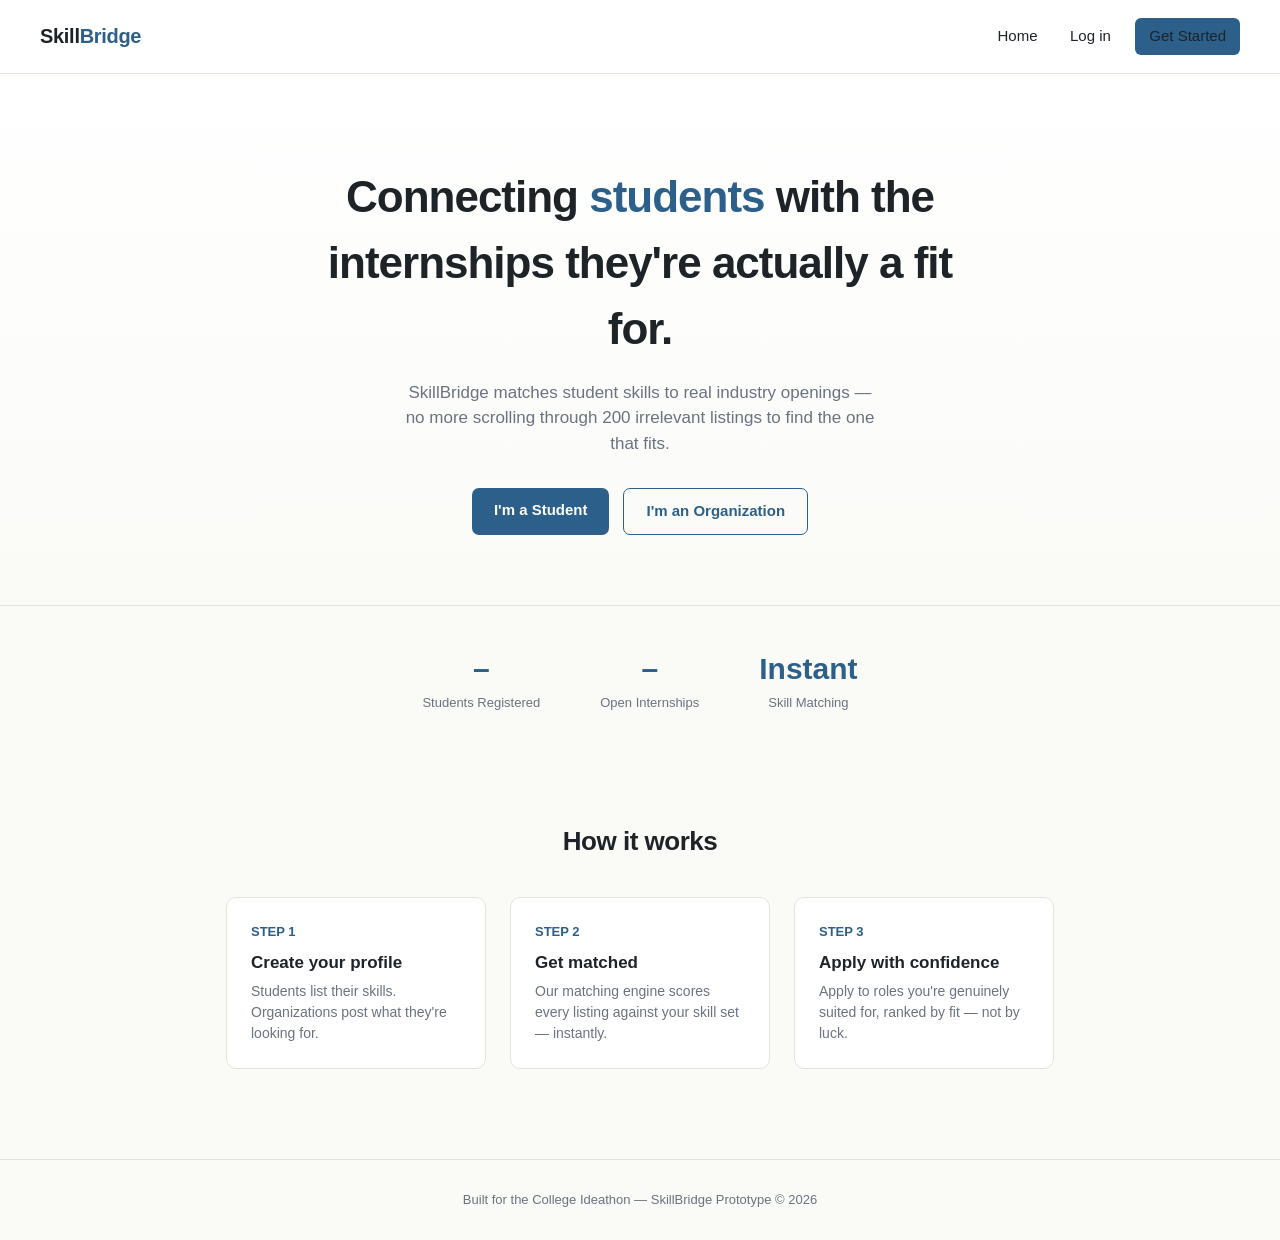
<file: index.html>
<!DOCTYPE html>
<html lang="en">
<head>
  <meta charset="UTF-8">
  <meta name="viewport" content="width=device-width, initial-scale=1.0">
  <title>SkillBridge — Academia-Industry Collaboration Portal</title>
  <link rel="stylesheet" href="style.css">
</head>
<body>

  <div class="navbar">
    <div class="logo">Skill<span>Bridge</span></div>
    <nav>
      <a href="index.html">Home</a>
      <a href="login.html">Log in</a>
      <a href="login.html" class="btn btn-primary btn-small" style="margin-left:20px;">Get Started</a>
    </nav>
  </div>

  <section class="hero">
    <h1>Connecting <span>students</span> with the internships they're actually a fit for.</h1>
    <p>SkillBridge matches student skills to real industry openings — no more scrolling through 200 irrelevant listings to find the one that fits.</p>
    <div class="cta-row">
      <a href="login.html?role=student" class="btn btn-primary">I'm a Student</a>
      <a href="login.html?role=industry" class="btn btn-outline">I'm an Organization</a>
    </div>
  </section>

  <div class="stats-row">
    <div class="stat">
      <div class="num" id="stat-students">–</div>
      <div class="label">Students Registered</div>
    </div>
    <div class="stat">
      <div class="num" id="stat-jobs">–</div>
      <div class="label">Open Internships</div>
    </div>
    <div class="stat">
      <div class="num">Instant</div>
      <div class="label">Skill Matching</div>
    </div>
  </div>

  <section class="how-it-works">
    <h2>How it works</h2>
    <div class="steps-row">
      <div class="step-card">
        <div class="step-num">STEP 1</div>
        <h3>Create your profile</h3>
        <p>Students list their skills. Organizations post what they're looking for.</p>
      </div>
      <div class="step-card">
        <div class="step-num">STEP 2</div>
        <h3>Get matched</h3>
        <p>Our matching engine scores every listing against your skill set — instantly.</p>
      </div>
      <div class="step-card">
        <div class="step-num">STEP 3</div>
        <h3>Apply with confidence</h3>
        <p>Apply to roles you're genuinely suited for, ranked by fit — not by luck.</p>
      </div>
    </div>
  </section>

  <footer>
    Built for the College Ideathon — SkillBridge Prototype © 2026
  </footer>

  <script src="data.js"></script>
  <script src="app.js"></script>
  <script>
    document.getElementById("stat-students").textContent = getStudents().length;
    document.getElementById("stat-jobs").textContent = getJobs().length;
  </script>
</body>
</html>
</file>
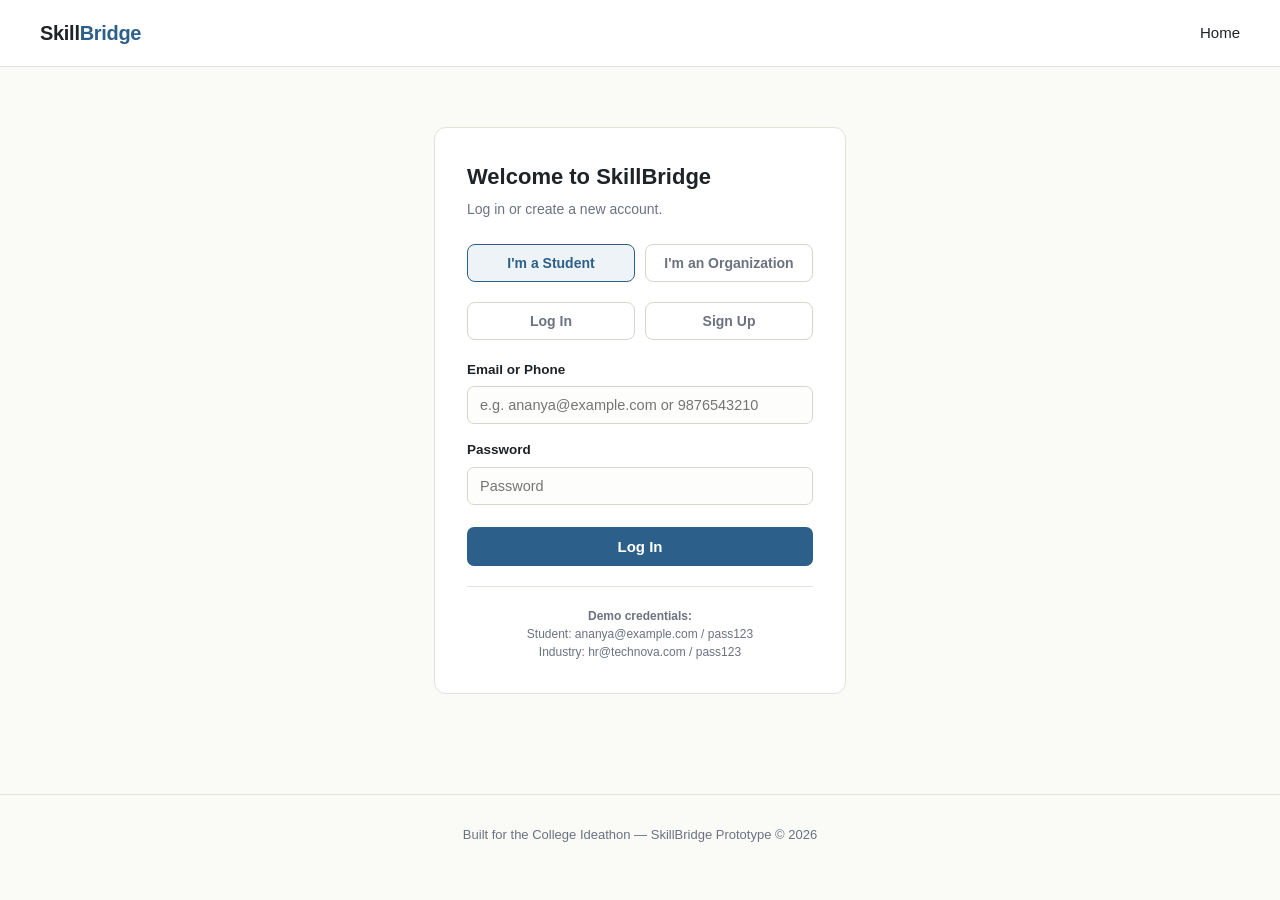
<file: industry.html>
<!DOCTYPE html>
<html lang="en">
<head>
  <meta charset="UTF-8">
  <meta name="viewport" content="width=device-width, initial-scale=1.0">
  <title>Organization Dashboard — SkillBridge</title>
  <link rel="stylesheet" href="style.css">
</head>
<body>

  <div class="navbar">
    <div class="logo"><a href="index.html" style="color:inherit;text-decoration:none;">Skill<span>Bridge</span></a></div>
    <nav>
      <a href="index.html">Home</a>
      <span class="user-tag" id="welcome-tag"></span>
      <a href="#" onclick="handleLogout(event)" style="color:#2C5F8A;margin-left:20px;">Log Out</a>
    </nav>
  </div>

  <div class="page-wrap">

    <div class="section-header">
      <div>
        <h2>Post a New Internship</h2>
        <p>List the skills you need — we'll rank suitable students for you automatically.</p>
      </div>
    </div>

    <form id="job-form" class="form-card" onsubmit="handlePostJob(event)" style="margin-bottom:40px;">
      <label for="j-title">Role Title</label>
      <input type="text" id="j-title" placeholder="e.g. Backend Intern" required>

      <label for="j-skills">Required Skills</label>
      <input type="text" id="j-skills" placeholder="e.g. Python, SQL, Data Structures" required>
      <div class="hint">Separate each skill with a comma.</div>

      <label for="j-stipend">Stipend</label>
      <input type="text" id="j-stipend" placeholder="e.g. ₹8,000/month" required>

      <label for="j-duration">Duration</label>
      <input type="text" id="j-duration" placeholder="e.g. 3 months" required>

      <button type="submit" class="btn btn-primary" style="margin-top:22px;">Post Internship</button>
    </form>

    <div class="section-header">
      <div>
        <h2>Your Postings</h2>
        <p>Click a listing to see students ranked by fit.</p>
      </div>
    </div>

    <div id="job-list"></div>

    <div id="applicant-panel"></div>

  </div>

  <footer>
    Built for the College Ideathon — SkillBridge Prototype © 2026
  </footer>

  <script src="data.js"></script>
  <script src="app.js"></script>
  <script>
    initData();

    // Check if user is logged in
    const currentOrg = getCurrentUser();
    if (!currentOrg || currentOrg.role !== "industry") {
      window.location.href = "login.html";
    }

    document.getElementById("welcome-tag").textContent = currentOrg.orgName || currentOrg.name;

    function handlePostJob(e) {
      e.preventDefault();
      const job = {
        id: generateId("j"),
        title: document.getElementById("j-title").value.trim(),
        org: currentOrg.orgName || currentOrg.name,
        orgId: currentOrg.id,
        skills: parseSkillsInput(document.getElementById("j-skills").value),
        stipend: document.getElementById("j-stipend").value.trim(),
        duration: document.getElementById("j-duration").value.trim()
      };
      addJob(job);
      e.target.reset();
      renderJobs();
    }

    function renderJobs() {
      const allJobs = getJobs();
      const myJobs = allJobs.filter(j => j.orgId === currentOrg.id);
      const container = document.getElementById("job-list");

      if (myJobs.length === 0) {
        container.innerHTML = `<div class="empty-state"><p>No postings yet. Add one above.</p></div>`;
        return;
      }

      container.innerHTML = myJobs.map(job => `
        <div class="card">
          <div class="card-row">
            <div>
              <h3>${job.title}</h3>
              <div class="org">${job.org}</div>
            </div>
            <button class="btn btn-outline btn-small" onclick="showApplicants('${job.id}')">View Applications</button>
          </div>
          <div class="tag-list">
            ${job.skills.map(s => `<span class="tag">${s}</span>`).join("")}
          </div>
          <div class="meta-row">
            <strong>Stipend:</strong> ${job.stipend} &nbsp;•&nbsp; <strong>Duration:</strong> ${job.duration}
          </div>
        </div>
      `).join("");
    }

    function showApplicants(jobId) {
      const job = getJobs().find(j => j.id === jobId);
      const ranked = getRankedStudentsForJob(job);
      const applications = getApplications();
      const panel = document.getElementById("applicant-panel");

      panel.innerHTML = `
        <div class="section-header" style="margin-top:30px;">
          <div>
            <h2>Best-Fit Students for "${job.title}"</h2>
            <p>Ranked highest match first. Click Accept/Reject to update application status.</p>
          </div>
        </div>
        ${ranked.map(student => {
          const studentApp = applications.find(a => a.jobId === jobId && a.studentId === student.id);
          const appId = studentApp?.id;
          const appStatus = studentApp?.status || "Not Applied";
          
          return `
            <div class="card">
              <div class="card-row">
                <div>
                  <h3>${student.name}</h3>
                  <div class="org">${student.college}</div>
                </div>
                <span class="match-badge ${getMatchClass(student.score)}">${student.score}% match</span>
              </div>
              <div class="tag-list">
                ${student.skills.map(s => `<span class="tag">${s}</span>`).join("")}
              </div>
              <div style="margin-top:14px;">
                ${
                  !studentApp 
                    ? `<span class="status-pill">Not Applied</span>`
                    : `
                      <span class="status-pill" style="background:#F1F0EA;color:#4A4A44;margin-right:8px;">${appStatus}</span>
                      ${appStatus === "Applied" ? `
                        <button class="btn btn-primary btn-small" onclick="updateAppStatus('${appId}', 'Accepted')">Accept</button>
                        <button class="btn btn-outline btn-small" style="margin-left:6px;" onclick="updateAppStatus('${appId}', 'Rejected')">Reject</button>
                      ` : ''}
                    `
                }
              </div>
            </div>
          `;
        }).join("")}
      `;

      panel.scrollIntoView({ behavior: "smooth" });
    }

    function updateAppStatus(appId, newStatus) {
      updateApplicationStatus(appId, newStatus);
      // Refresh the view
      const jobId = new URLSearchParams(window.location.search).get("job");
      renderJobs();
      const jobs = getJobs();
      if (jobs.length > 0) showApplicants(jobs[0].id);
    }

    function handleLogout(e) {
      e.preventDefault();
      logoutUser();
      window.location.href = "login.html";
    }

    renderJobs();
  </script>
</body>
</html>
</file>
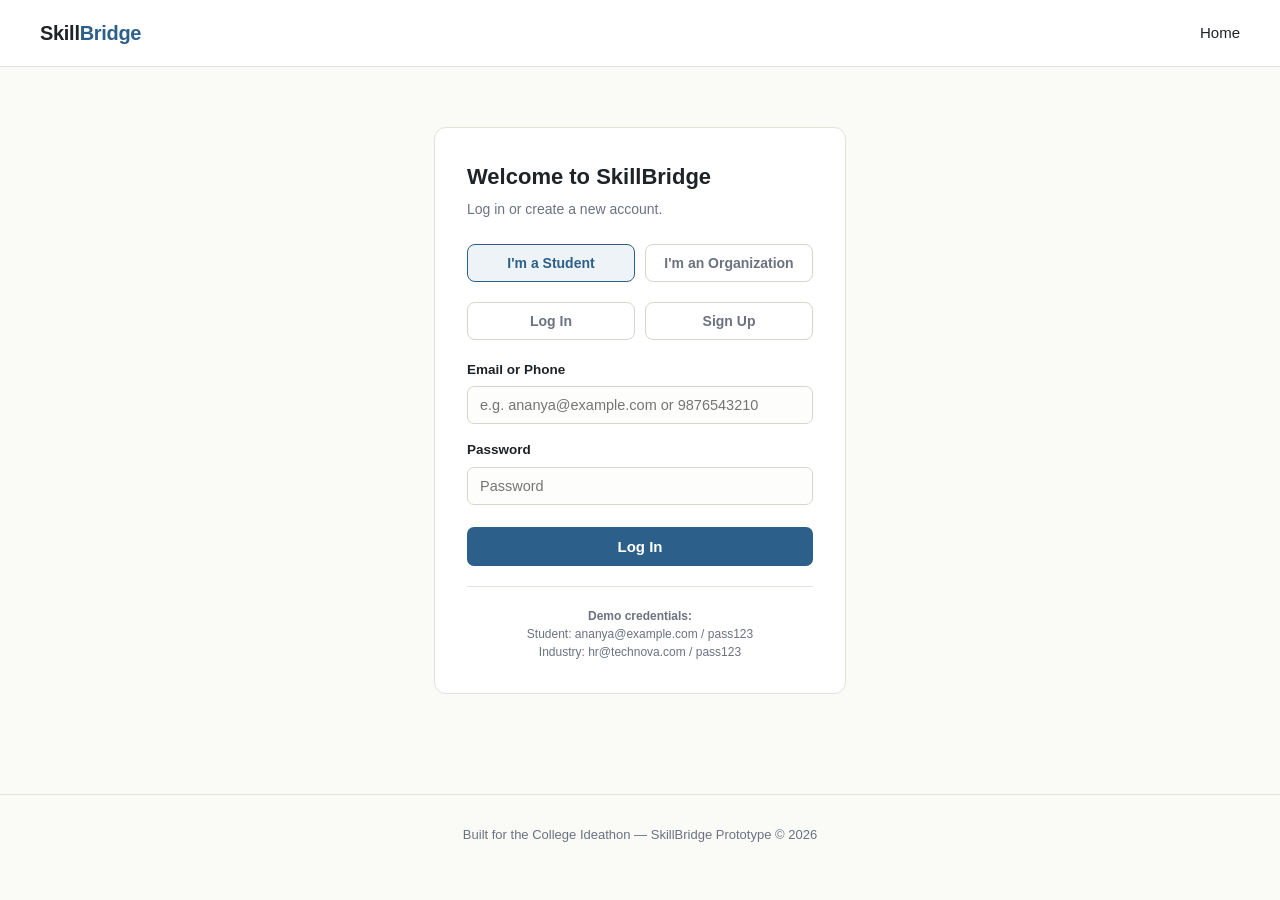
<file: login.html>
<!DOCTYPE html>
<html lang="en">
<head>
  <meta charset="UTF-8">
  <meta name="viewport" content="width=device-width, initial-scale=1.0">
  <title>Log in — SkillBridge</title>
  <link rel="stylesheet" href="style.css">
</head>
<body>

  <div class="navbar">
    <div class="logo"><a href="index.html" style="color:inherit;text-decoration:none;">Skill<span>Bridge</span></a></div>
    <nav>
      <a href="index.html">Home</a>
    </nav>
  </div>

  <div class="narrow-wrap">
    <div class="form-card">
      <h2 id="form-title">Welcome to SkillBridge</h2>
      <p class="subtitle" id="form-subtitle">Log in or create a new account.</p>

      <div class="role-toggle">
        <button type="button" id="btn-role-student" class="active" onclick="setRole('student')">I'm a Student</button>
        <button type="button" id="btn-role-industry" onclick="setRole('industry')">I'm an Organization</button>
      </div>

      <div style="display:flex; gap:10px; margin-bottom:20px;">
        <button type="button" id="btn-mode-login" class="active" style="flex:1;padding:10px;border:1.5px solid #D8D5CC;background:#FFFFFF;border-radius:8px;cursor:pointer;font-weight:600;font-size:14px;color:#6B7280;" onclick="setMode('login')">Log In</button>
        <button type="button" id="btn-mode-signup" style="flex:1;padding:10px;border:1.5px solid #D8D5CC;background:#FFFFFF;border-radius:8px;cursor:pointer;font-weight:600;font-size:14px;color:#6B7280;" onclick="setMode('signup')">Sign Up</button>
      </div>

      <!-- ============ LOGIN FORMS ============ -->

      <!-- Student Login -->
      <form id="student-login" onsubmit="handleStudentLogin(event)">
        <label for="sl-email">Email or Phone</label>
        <input type="text" id="sl-email" placeholder="e.g. ananya@example.com or 9876543210" required>

        <label for="sl-password">Password</label>
        <input type="password" id="sl-password" placeholder="Password" required>

        <button type="submit" class="btn btn-primary btn-full" style="margin-top:22px;">Log In</button>
        <div id="sl-error" style="color:#9B2C2C;font-size:13px;margin-top:10px;"></div>
      </form>

      <!-- Industry Login -->
      <form id="industry-login" onsubmit="handleIndustryLogin(event)" style="display:none;">
        <label for="il-email">Email or Phone</label>
        <input type="text" id="il-email" placeholder="e.g. hr@technova.com or 9000000001" required>

        <label for="il-password">Password</label>
        <input type="password" id="il-password" placeholder="Password" required>

        <button type="submit" class="btn btn-primary btn-full" style="margin-top:22px;">Log In</button>
        <div id="il-error" style="color:#9B2C2C;font-size:13px;margin-top:10px;"></div>
      </form>

      <!-- ============ SIGNUP FORMS ============ -->

      <!-- Student Signup -->
      <form id="student-signup" onsubmit="handleStudentSignup(event)" style="display:none;">
        <label for="ss-name">Full Name</label>
        <input type="text" id="ss-name" placeholder="e.g. Your Name" required>

        <label for="ss-email">Email</label>
        <input type="email" id="ss-email" placeholder="e.g. you@example.com" required>

        <label for="ss-phone">Phone Number</label>
        <input type="text" id="ss-phone" placeholder="e.g. " required>

        <label for="ss-password">Password</label>
        <input type="password" id="ss-password" placeholder="Password" required>

        <label for="ss-college">College</label>
        <input type="text" id="ss-college" placeholder="e.g. DHSGSU Sagar" required>

        <label for="ss-skills">Your Skills</label>
        <input type="text" id="ss-skills" placeholder="e.g. Python, SQL, React" required>
        <div class="hint">Separate each skill with a comma.</div>

        <button type="submit" class="btn btn-primary btn-full" style="margin-top:22px;">Create Account</button>
        <div id="ss-error" style="color:#9B2C2C;font-size:13px;margin-top:10px;"></div>
      </form>

      <!-- Industry Signup -->
      <form id="industry-signup" onsubmit="handleIndustrySignup(event)" style="display:none;">
        <label for="is-name">Contact Person Name</label>
        <input type="text" id="is-name" placeholder="e.g. HR Manager Name" required>

        <label for="is-org">Organization Name</label>
        <input type="text" id="is-org" placeholder="e.g. TechNova Pvt Ltd" required>

        <label for="is-email">Email</label>
        <input type="email" id="is-email" placeholder="e.g. hr@technova.com" required>

        <label for="is-phone">Phone Number</label>
        <input type="text" id="is-phone" placeholder="e.g. 9876543210" required>

        <label for="is-password">Password</label>
        <input type="password" id="is-password" placeholder="Password" required>

        <button type="submit" class="btn btn-primary btn-full" style="margin-top:22px;">Create Account</button>
        <div id="is-error" style="color:#9B2C2C;font-size:13px;margin-top:10px;"></div>
      </form>

      <div style="margin-top:20px;padding-top:20px;border-top:1px solid #E5E2DA;font-size:12px;color:#6B7280;text-align:center;">
        <strong>Demo credentials:</strong><br>
        Student: ananya@example.com / pass123<br>
        Industry: hr@technova.com / pass123
      </div>
    </div>
  </div>

  <footer>
    Built for the College Ideathon — SkillBridge Prototype © 2026
  </footer>

  <script src="data.js"></script>
  <script src="app.js"></script>
  <script>
    initData();
    let currentRole = "student";
    let currentMode = "login";

    function setRole(role) {
      currentRole = role;
      document.getElementById("btn-role-student").classList.toggle("active", role === "student");
      document.getElementById("btn-role-industry").classList.toggle("active", role === "industry");
      updateFormDisplay();
    }

    function setMode(mode) {
      currentMode = mode;
      document.getElementById("btn-mode-login").classList.toggle("active", mode === "login");
      document.getElementById("btn-mode-signup").classList.toggle("active", mode === "signup");
      updateFormDisplay();
    }

    function updateFormDisplay() {
      const isStudent = currentRole === "student";
      const isLogin = currentMode === "login";
      
      document.getElementById("student-login").style.display = (isStudent && isLogin) ? "block" : "none";
      document.getElementById("student-signup").style.display = (isStudent && !isLogin) ? "block" : "none";
      document.getElementById("industry-login").style.display = (!isStudent && isLogin) ? "block" : "none";
      document.getElementById("industry-signup").style.display = (!isStudent && !isLogin) ? "block" : "none";
    }

    function handleStudentLogin(e) {
      e.preventDefault();
      const emailOrPhone = document.getElementById("sl-email").value.trim();
      const password = document.getElementById("sl-password").value.trim();
      const errorDiv = document.getElementById("sl-error");

      const user = validateLogin(emailOrPhone, password);
      if (!user || user.role !== "student") {
        errorDiv.textContent = "Invalid email/phone or password.";
        return;
      }
      
      setCurrentUser(user);
      window.location.href = "student.html";
    }

    function handleIndustryLogin(e) {
      e.preventDefault();
      const emailOrPhone = document.getElementById("il-email").value.trim();
      const password = document.getElementById("il-password").value.trim();
      const errorDiv = document.getElementById("il-error");

      const user = validateLogin(emailOrPhone, password);
      if (!user || user.role !== "industry") {
        errorDiv.textContent = "Invalid email/phone or password.";
        return;
      }
      
      setCurrentUser(user);
      window.location.href = "industry.html";
    }

    function handleStudentSignup(e) {
      e.preventDefault();
      const name = document.getElementById("ss-name").value.trim();
      const email = document.getElementById("ss-email").value.trim();
      const phone = document.getElementById("ss-phone").value.trim();
      const password = document.getElementById("ss-password").value.trim();
      const college = document.getElementById("ss-college").value.trim();
      const skills = parseSkillsInput(document.getElementById("ss-skills").value);
      const errorDiv = document.getElementById("ss-error");

      const newUser = signup(name, email || phone, password, "student", { email, phone, college, skills });
      if (!newUser) {
        errorDiv.textContent = "This email or phone is already registered.";
        return;
      }

      setCurrentUser(newUser);
      window.location.href = "student.html";
    }

    function handleIndustrySignup(e) {
      e.preventDefault();
      const name = document.getElementById("is-name").value.trim();
      const org = document.getElementById("is-org").value.trim();
      const email = document.getElementById("is-email").value.trim();
      const phone = document.getElementById("is-phone").value.trim();
      const password = document.getElementById("is-password").value.trim();
      const errorDiv = document.getElementById("is-error");

      const newUser = signup(name, email || phone, password, "industry", { email, phone, orgName: org });
      if (!newUser) {
        errorDiv.textContent = "This email or phone is already registered.";
        return;
      }

      setCurrentUser(newUser);
      window.location.href = "industry.html";
    }
  </script>
</body>
</html>
</file>
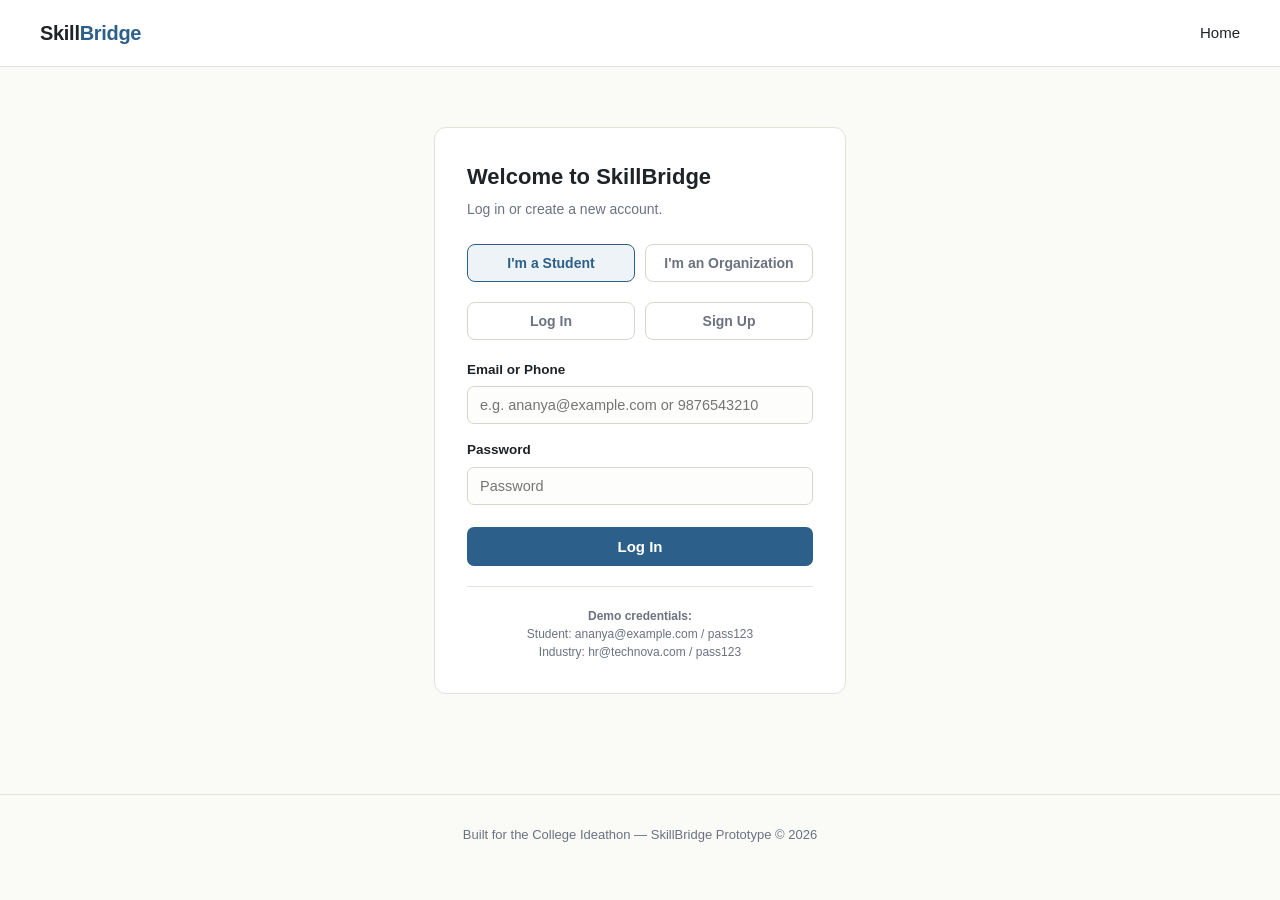
<file: student.html>
<!DOCTYPE html>
<html lang="en">
<head>
  <meta charset="UTF-8">
  <meta name="viewport" content="width=device-width, initial-scale=1.0">
  <title>Student Dashboard — SkillBridge</title>
  <link rel="stylesheet" href="style.css">
</head>
<body>

  <div class="navbar">
    <div class="logo"><a href="index.html" style="color:inherit;text-decoration:none;">Skill<span>Bridge</span></a></div>
    <nav>
      <a href="index.html">Home</a>
      <span class="user-tag" id="welcome-tag"></span>
      <a href="#" onclick="handleLogout(event)" style="color:#2C5F8A;margin-left:20px;">Log Out</a>
    </nav>
  </div>

  <div class="page-wrap">

    <div class="section-header">
      <div>
        <h2>Your Internship Matches</h2>
        <p>Ranked by how closely your skills match each listing.</p>
      </div>
    </div>

    <div id="skills-summary" class="card" style="background:#EEF3F7;border:none;"></div>

    <div id="job-list"></div>

  </div>

  <footer>
    Built for the College Ideathon — SkillBridge Prototype © 2026
  </footer>

  <script src="data.js"></script>
  <script src="app.js"></script>
  <script>
    initData();

    // Check if user is logged in
    const currentStudent = getCurrentUser();
    if (!currentStudent || currentStudent.role !== "student") {
      window.location.href = "login.html";
    }

    document.getElementById("welcome-tag").textContent = "Hi, " + currentStudent.name.split(" ")[0];

    document.getElementById("skills-summary").innerHTML = `
      <strong>Your skills:</strong>
      <div class="tag-list">
        ${currentStudent.skills.map(s => `<span class="tag">${s}</span>`).join("")}
      </div>
    `;

    function renderJobs() {
      const ranked = getRankedJobsForStudent(currentStudent);
      const container = document.getElementById("job-list");

      if (ranked.length === 0) {
        container.innerHTML = `<div class="empty-state"><p>No internships posted yet. Check back soon.</p></div>`;
        return;
      }

      const applications = getApplications();

      container.innerHTML = ranked.map(job => {
        const myApplication = applications.find(
          a => a.jobId === job.id && a.studentId === currentStudent.id
        );

        let statusBadge = `<button class="btn btn-primary btn-small" onclick="applyToJob('${job.id}')">Apply Now</button>`;
        if (myApplication) {
          const statusColors = { "Applied": "#F1F0EA", "Accepted": "#E6F4EA", "Rejected": "#F8E8E8" };
          const statusTextColors = { "Applied": "#4A4A44", "Accepted": "#2F855A", "Rejected": "#9B2C2C" };
          statusBadge = `<span class="status-pill" style="background:${statusColors[myApplication.status]};color:${statusTextColors[myApplication.status]}">${myApplication.status}</span>`;
        }

        return `
          <div class="card">
            <div class="card-row">
              <div>
                <h3>${job.title}</h3>
                <div class="org">${job.org}</div>
              </div>
              <span class="match-badge ${getMatchClass(job.score)}">${job.score}% match</span>
            </div>
            <div class="tag-list">
              ${job.skills.map(s => `<span class="tag">${s}</span>`).join("")}
            </div>
            <div class="meta-row">
              <strong>Stipend:</strong> ${job.stipend} &nbsp;•&nbsp; <strong>Duration:</strong> ${job.duration}
            </div>
            <div style="margin-top:14px;">
              ${statusBadge}
            </div>
          </div>
        `;
      }).join("");
    }

    function applyToJob(jobId) {
      addApplication({
        id: generateId("app"),
        studentId: currentStudent.id,
        jobId: jobId,
        appliedAt: new Date().toISOString(),
        status: "Applied"
      });
      renderJobs();
    }

    function handleLogout(e) {
      e.preventDefault();
      logoutUser();
      window.location.href = "login.html";
    }

    renderJobs();
  </script>
</body>
</html>
</file>
<file: style.css>
/* ==========================================================
   SkillBridge — shared stylesheet
   Palette:
   - Background:   #FAFAF7 (warm off-white)
   - Surface:      #FFFFFF
   - Text:         #1E2328 (near black, slightly warm)
   - Muted text:   #6B7280
   - Accent:       #2C5F8A (muted blue — links, buttons)
   - Accent hover: #21486B
   - Success/high match: #2F855A
   - Mid match:    #B7791F
   - Low match:    #9B2C2C
   - Border:       #E5E2DA
   ========================================================== */

* {
  margin: 0;
  padding: 0;
  box-sizing: border-box;
}

body {
  font-family: -apple-system, BlinkMacSystemFont, "Segoe UI", Roboto, Helvetica, Arial, sans-serif;
  background: #FAFAF7;
  color: #1E2328;
  line-height: 1.5;
  min-height: 100vh;
}

a {
  color: #2C5F8A;
  text-decoration: none;
}

a:hover {
  text-decoration: underline;
}

/* ---------- Top navigation ---------- */

.navbar {
  display: flex;
  align-items: center;
  justify-content: space-between;
  padding: 18px 40px;
  background: #FFFFFF;
  border-bottom: 1px solid #E5E2DA;
  position: sticky;
  top: 0;
  z-index: 10;
}

.navbar .logo {
  font-size: 20px;
  font-weight: 700;
  color: #1E2328;
  letter-spacing: -0.3px;
}

.navbar .logo span {
  color: #2C5F8A;
}

.navbar nav a {
  margin-left: 28px;
  color: #1E2328;
  font-weight: 500;
  font-size: 15px;
}

.navbar nav a:hover {
  color: #2C5F8A;
  text-decoration: none;
}

.navbar .user-tag {
  font-size: 14px;
  color: #6B7280;
  margin-left: 28px;
}

/* ---------- Layout containers ---------- */

.page-wrap {
  max-width: 1000px;
  margin: 0 auto;
  padding: 40px 24px 80px;
}

.narrow-wrap {
  max-width: 460px;
  margin: 0 auto;
  padding: 60px 24px;
}

/* ---------- Hero (landing page) ---------- */

.hero {
  padding: 90px 24px 70px;
  text-align: center;
  background: linear-gradient(180deg, #FFFFFF 0%, #FAFAF7 100%);
  border-bottom: 1px solid #E5E2DA;
}

.hero h1 {
  font-size: 44px;
  font-weight: 800;
  letter-spacing: -1px;
  max-width: 640px;
  margin: 0 auto 18px;
  color: #1E2328;
}

.hero h1 span {
  color: #2C5F8A;
}

.hero p {
  font-size: 17px;
  color: #6B7280;
  max-width: 480px;
  margin: 0 auto 32px;
}

.hero .cta-row {
  display: flex;
  gap: 14px;
  justify-content: center;
}

.stats-row {
  display: flex;
  justify-content: center;
  gap: 60px;
  padding: 40px 24px;
  flex-wrap: wrap;
}

.stat {
  text-align: center;
}

.stat .num {
  font-size: 30px;
  font-weight: 800;
  color: #2C5F8A;
}

.stat .label {
  font-size: 13px;
  color: #6B7280;
  margin-top: 2px;
}

.how-it-works {
  max-width: 900px;
  margin: 20px auto 0;
  padding: 50px 24px;
}

.how-it-works h2 {
  text-align: center;
  font-size: 26px;
  margin-bottom: 36px;
  letter-spacing: -0.5px;
}

.steps-row {
  display: flex;
  gap: 24px;
  flex-wrap: wrap;
  justify-content: center;
}

.step-card {
  background: #FFFFFF;
  border: 1px solid #E5E2DA;
  border-radius: 10px;
  padding: 24px;
  flex: 1;
  min-width: 220px;
  max-width: 260px;
}

.step-card .step-num {
  font-size: 13px;
  font-weight: 700;
  color: #2C5F8A;
  margin-bottom: 8px;
}

.step-card h3 {
  font-size: 17px;
  margin-bottom: 6px;
}

.step-card p {
  font-size: 14px;
  color: #6B7280;
}

/* ---------- Buttons ---------- */

.btn {
  display: inline-block;
  padding: 11px 22px;
  border-radius: 7px;
  font-size: 15px;
  font-weight: 600;
  cursor: pointer;
  border: none;
  transition: background 0.15s ease, transform 0.1s ease;
}

.btn:hover {
  text-decoration: none;
  transform: translateY(-1px);
}

.btn-primary {
  background: #2C5F8A;
  color: #FFFFFF;
}

.btn-primary:hover {
  background: #21486B;
}

.btn-outline {
  background: transparent;
  color: #2C5F8A;
  border: 1.5px solid #2C5F8A;
}

.btn-outline:hover {
  background: #EEF3F7;
}

.btn-small {
  padding: 7px 14px;
  font-size: 13px;
  border-radius: 6px;
}

.btn-full {
  width: 100%;
}

/* ---------- Cards ---------- */

.card {
  background: #FFFFFF;
  border: 1px solid #E5E2DA;
  border-radius: 10px;
  padding: 20px 22px;
  margin-bottom: 16px;
}

.card-row {
  display: flex;
  justify-content: space-between;
  align-items: flex-start;
  gap: 16px;
  flex-wrap: wrap;
}

.card h3 {
  font-size: 17px;
  margin-bottom: 3px;
}

.card .org {
  font-size: 14px;
  color: #6B7280;
  margin-bottom: 10px;
}

.tag-list {
  display: flex;
  flex-wrap: wrap;
  gap: 6px;
  margin: 10px 0;
}

.tag {
  background: #F1F0EA;
  color: #4A4A44;
  font-size: 12.5px;
  padding: 4px 10px;
  border-radius: 20px;
}

.meta-row {
  font-size: 13.5px;
  color: #6B7280;
  margin-top: 8px;
}

.meta-row strong {
  color: #1E2328;
}

/* ---------- Match badge ---------- */

.match-badge {
  font-size: 13px;
  font-weight: 700;
  padding: 5px 12px;
  border-radius: 20px;
  white-space: nowrap;
}

.match-high {
  background: #E6F4EA;
  color: #2F855A;
}

.match-mid {
  background: #FBF0DC;
  color: #B7791F;
}

.match-low {
  background: #F8E8E8;
  color: #9B2C2C;
}

/* ---------- Section headers ---------- */

.section-header {
  display: flex;
  justify-content: space-between;
  align-items: center;
  margin-bottom: 20px;
  flex-wrap: wrap;
  gap: 12px;
}

.section-header h2 {
  font-size: 22px;
  letter-spacing: -0.3px;
}

.section-header p {
  color: #6B7280;
  font-size: 14px;
}

/* ---------- Forms ---------- */

.form-card {
  background: #FFFFFF;
  border: 1px solid #E5E2DA;
  border-radius: 12px;
  padding: 32px;
}

.form-card h2 {
  font-size: 22px;
  margin-bottom: 6px;
}

.form-card .subtitle {
  color: #6B7280;
  font-size: 14px;
  margin-bottom: 24px;
}

label {
  display: block;
  font-size: 13.5px;
  font-weight: 600;
  margin-bottom: 6px;
  margin-top: 16px;
}

label:first-of-type {
  margin-top: 0;
}

input[type="text"],
input[type="email"],
input[type="password"],
textarea,
select {
  width: 100%;
  padding: 10px 12px;
  border: 1px solid #D8D5CC;
  border-radius: 7px;
  font-size: 14.5px;
  font-family: inherit;
  background: #FDFDFB;
}

input:focus,
textarea:focus,
select:focus {
  outline: none;
  border-color: #2C5F8A;
  box-shadow: 0 0 0 3px rgba(44, 95, 138, 0.12);
}

.hint {
  font-size: 12.5px;
  color: #6B7280;
  margin-top: 4px;
}

.role-toggle {
  display: flex;
  gap: 10px;
  margin-bottom: 20px;
}

.role-toggle button {
  flex: 1;
  padding: 10px;
  border: 1.5px solid #D8D5CC;
  background: #FFFFFF;
  border-radius: 8px;
  cursor: pointer;
  font-weight: 600;
  font-size: 14px;
  color: #6B7280;
}

.role-toggle button.active {
  border-color: #2C5F8A;
  background: #EEF3F7;
  color: #2C5F8A;
}

/* ---------- Empty states ---------- */

.empty-state {
  text-align: center;
  padding: 50px 20px;
  color: #6B7280;
}

.empty-state p {
  margin-top: 8px;
  font-size: 14px;
}

/* ---------- Status pill (applications) ---------- */

.status-pill {
  font-size: 12px;
  font-weight: 600;
  padding: 3px 10px;
  border-radius: 20px;
  background: #F1F0EA;
  color: #4A4A44;
}

/* ---------- Footer ---------- */

footer {
  text-align: center;
  padding: 30px 20px;
  color: #6B7280;
  font-size: 13px;
  border-top: 1px solid #E5E2DA;
  margin-top: 40px;
}

/* ---------- Responsive ---------- */

@media (max-width: 640px) {
  .navbar {
    padding: 14px 20px;
    flex-wrap: wrap;
    gap: 10px;
  }
  .navbar nav a {
    margin-left: 0;
    margin-right: 16px;
  }
  .hero h1 {
    font-size: 32px;
  }
  .hero .cta-row {
    flex-direction: column;
    align-items: center;
  }
  .stats-row {
    gap: 30px;
  }
}
</file>
